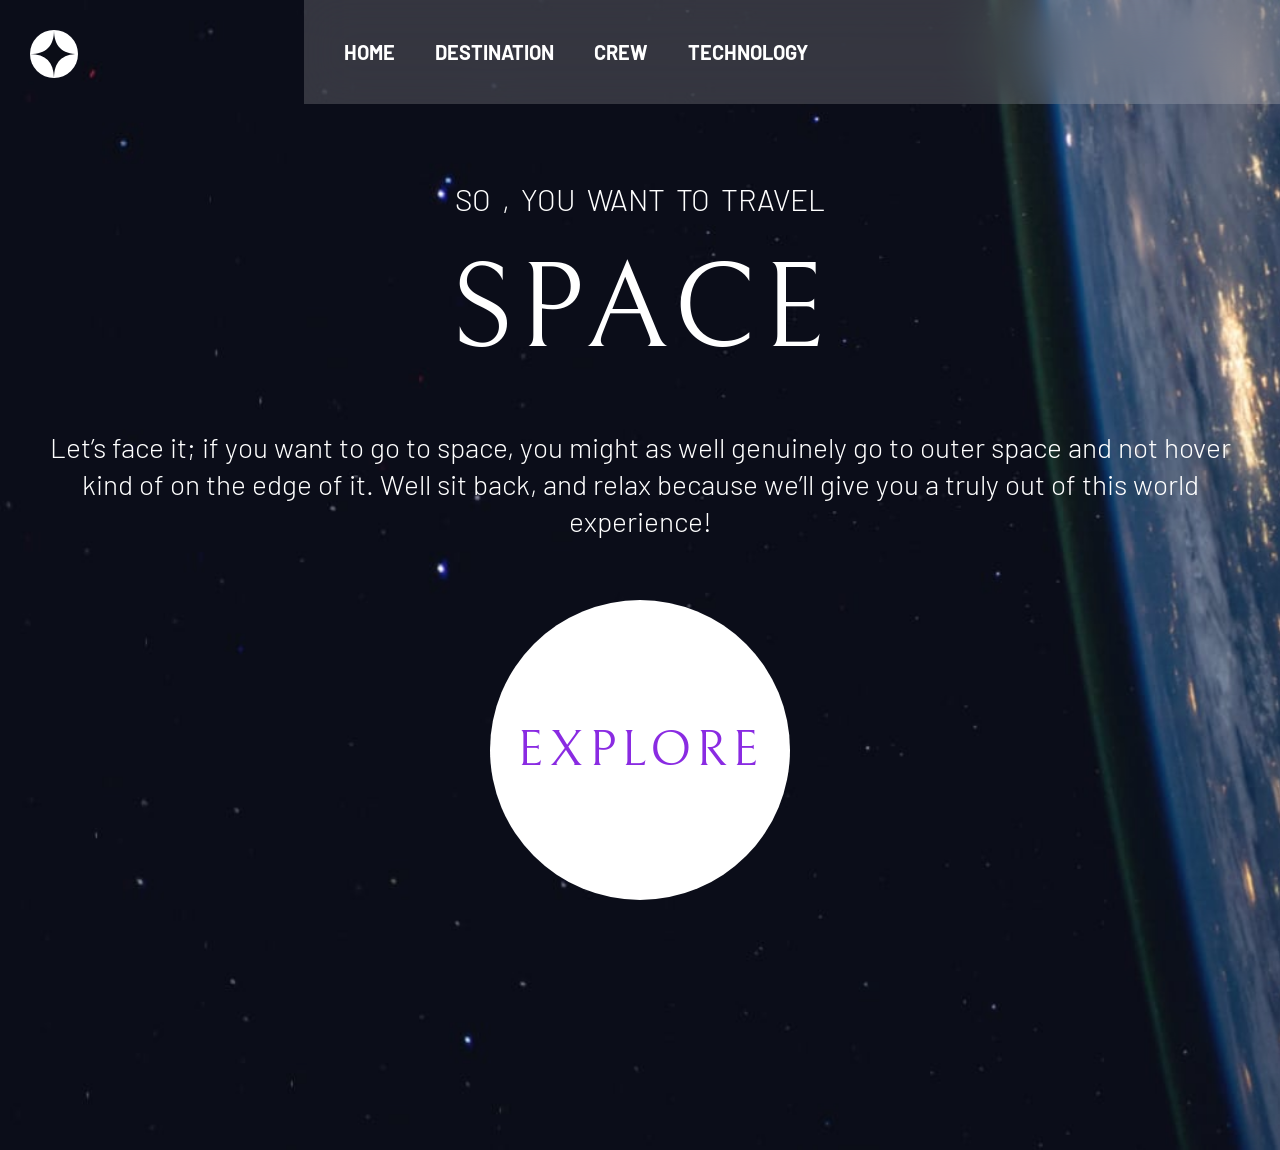
<file: index.html>
<!DOCTYPE html>
<html lang="en">
<head>
  <meta charset="UTF-8">
  <meta name="viewport" content="width=device-width, initial-scale=1.0">

  <link rel="icon" type="image/png" sizes="32x32" href="./assets/favicon-32x32.png">
  <link rel="stylesheet" href="style.css">
  
  <title>  Space tourism website</title>
</head>
<body>
  <header>
    <div class="left-header">
      <img src="assets/shared/logo.svg" alt="">
    </div>
    
    <div class="right-header">
      <button id="openBtn">
        <img src="assets/shared/icon-hamburger.svg" alt="" id="openMenu">
      </button>
      <div id="parentMenu">
        <div id="childMenu">
          <button id="closeBtn">
            <img src="assets/shared/icon-close.svg" alt="" id="closeMenu">
          </button>
          <ul>
           <a href="/starter-code/index.html"> <li> <span>00</span>HOME</li> </a>
           <a href="destination-moon.html"> <li> <span>01</span>DESTINATION</li> </a>
           <a href="/starter-code/crew-commander.html"><li> <span>02</span>CREW </li> </a>
           <a href="/starter-code/technology-vehicle.html"> <li> <span>03</span>TECHNOLOGY</li> </a>
          </ul>
        </div>
      </div>
    </div>
    <div id="header-tablet">
      <ul>
           <a href="/starter-code/index.html"> <li><span>00</span>HOME</li> </a>
           <a href="destination-moon.html"> <li><span>01</span> DESTINATION</li> </a>
           <a href="/starter-code/crew-commander.html"><li><span>02</span>CREW </li> </a>
           <a href="/starter-code/technology-vehicle.html"> <li><span>03</span>TECHNOLOGY</li> </a>
          </ul>
    </div>
  </header>
  <main>
    <div class="main-texts">
      <h2>
        SO , YOU WANT TO TRAVEL
      </h2>
      <h1 id="space-txt">SPACE</h1>
      <h4>
        Let’s face it; if you want to go to space, you might as well genuinely go to 
        outer space and not hover kind of on the edge of it. Well sit back, and relax 
        because we’ll give you a truly out of this world experience!
      </h4>
    </div>

    <div class="anchor-tag">
     <a href="destination-moon.html"><h1>EXPLORE</h1></a>
    </div>
  </main>
  <script src="index-main.js"></script>
</body>
</html>
</file>
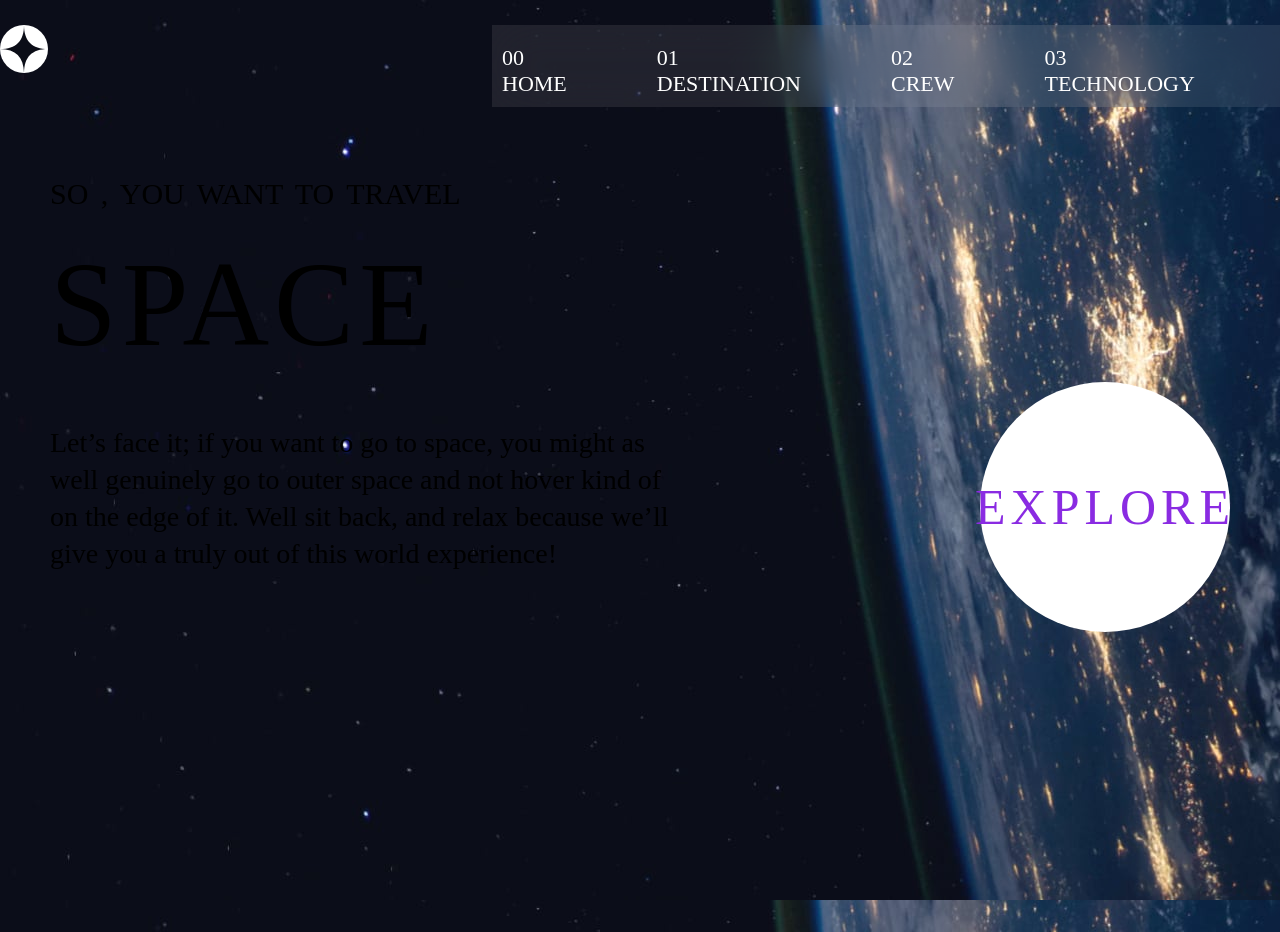
<file: starter-code/index.html>
<!DOCTYPE html>
<html lang="en">
<head>
  <meta charset="UTF-8">
  <meta name="viewport" content="width=device-width, initial-scale=1.0">

  <link rel="icon" type="image/png" sizes="32x32" href="./assets/favicon-32x32.png">
  <link rel="stylesheet" href="style.css">
  
  <title>  Space tourism website</title>
</head>
<body>
  <header>
    <div class="left-header">
      <img src="assets/shared/logo.svg" alt="">
    </div>
    
    <div class="right-header">
      <button id="openBtn">
        <img src="assets/shared/icon-hamburger.svg" alt="" id="openMenu">
      </button>
      <div id="parentMenu">
        <div id="childMenu">
          <button id="closeBtn">
            <img src="assets/shared/icon-close.svg" alt="" id="closeMenu">
          </button>
          <ul>
           <a href="/starter-code/index.html"> <li> <span>00</span>HOME</li> </a>
           <a href="/starter-code/destination-moon.html"> <li> <span>01</span>DESTINATION</li> </a>
           <a href="/starter-code/crew-commander.html"><li> <span>02</span>CREW </li> </a>
           <a href="/starter-code/technology-vehicle.html"> <li> <span>03</span>TECHNOLOGY</li> </a>
          </ul>
        </div>
      </div>
    </div>
    <div id="header-tablet">
      <ul>
           <a href="/starter-code/index.html"> <li><span>00</span>HOME</li> </a>
           <a href="/destination-moon.html"><li><span>01</span> DESTINATION</li> </a>
           <a href="/starter-code/crew-commander.html"><li><span>02</span>CREW </li> </a>
           <a href="/starter-code/technology-vehicle.html"> <li><span>03</span>TECHNOLOGY</li> </a>
          </ul>
    </div>
    <div id="header-desktop">
       <ul>
        
           <a href="/starter-code/index.html"> <li><span>00</span>HOME</li> </a>
           <a href="destination-moon.html"><li><span>01</span>DESTINATION</li></a>
           <a href="/crew-commander.html"><li><span>02</span>CREW </li> </a>
           <a href="/technology-vehicle.html"> <li><span>03</span>TECHNOLOGY</li> </a>
          </ul>
    </div>
  </header>
  <main>
    <div class="main-texts">
      <h2>
        SO , YOU WANT TO TRAVEL
      </h2>
      <h1 id="space-txt">SPACE</h1>
      <h4>
        Let’s face it; if you want to go to space, you might as well genuinely go to 
        outer space and not hover kind of on the edge of it. Well sit back, and relax 
        because we’ll give you a truly out of this world experience!
      </h4>
    </div>

    <div class="anchor-tag">
      <a href="/destination-moon.html"><h1>EXPLORE</h1></a>
    </div>
  </main>
  <script src="index-main.js"></script>
</body>
</html>
</file>
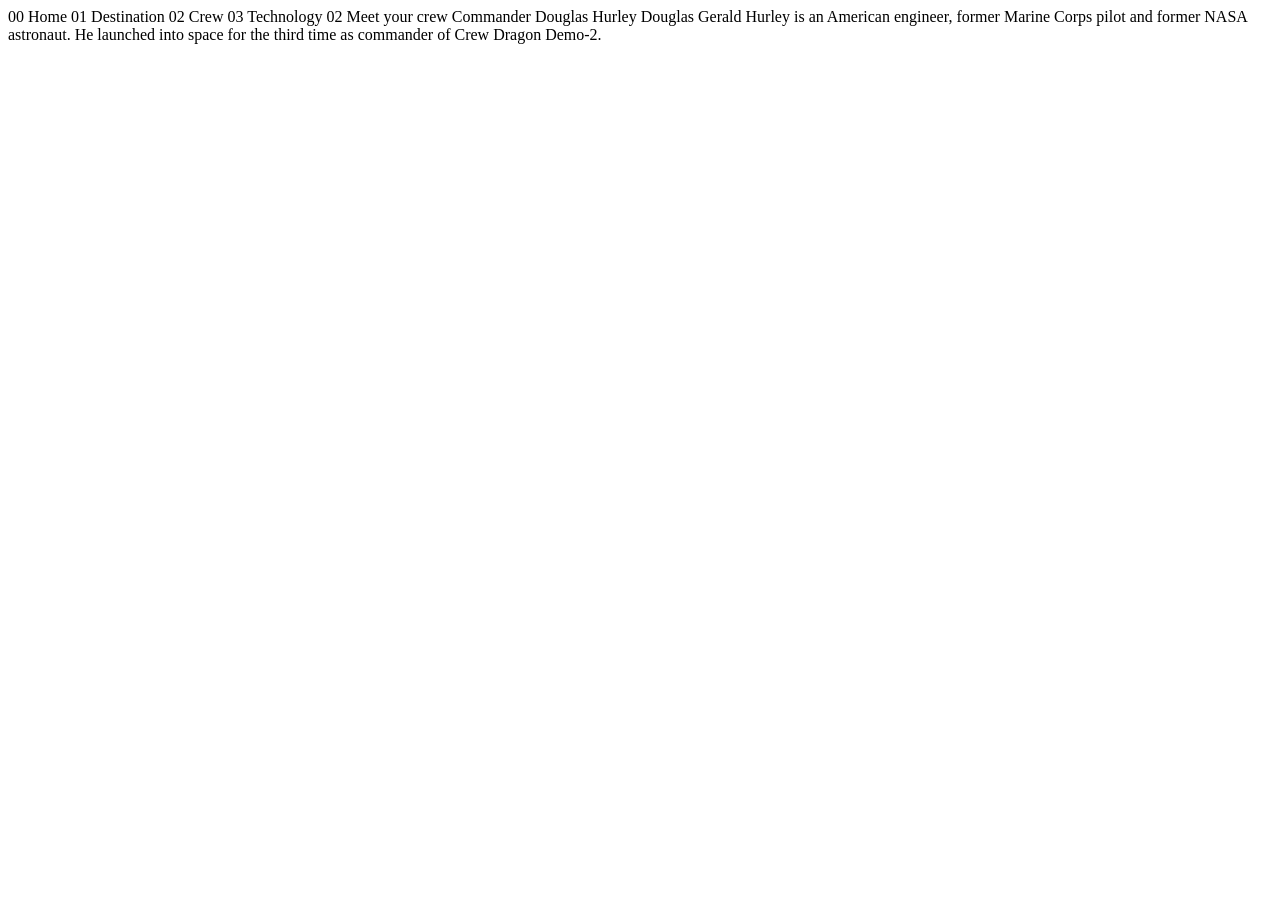
<file: crew-commander.html>
<!DOCTYPE html>
<html lang="en">
<head>
  <meta charset="UTF-8">
  <meta name="viewport" content="width=device-width, initial-scale=1.0">

  <link rel="icon" type="image/png" sizes="32x32" href="./assets/favicon-32x32.png">
  
  <title>Frontend Mentor | Space tourism website</title>
</head>
<body>

  00 Home
  01 Destination
  02 Crew
  03 Technology

  02 Meet your crew

  Commander
  Douglas Hurley

  Douglas Gerald Hurley is an American engineer, former Marine Corps pilot 
  and former NASA astronaut. He launched into space for the third time as 
  commander of Crew Dragon Demo-2.
</body>
</html>
</file>
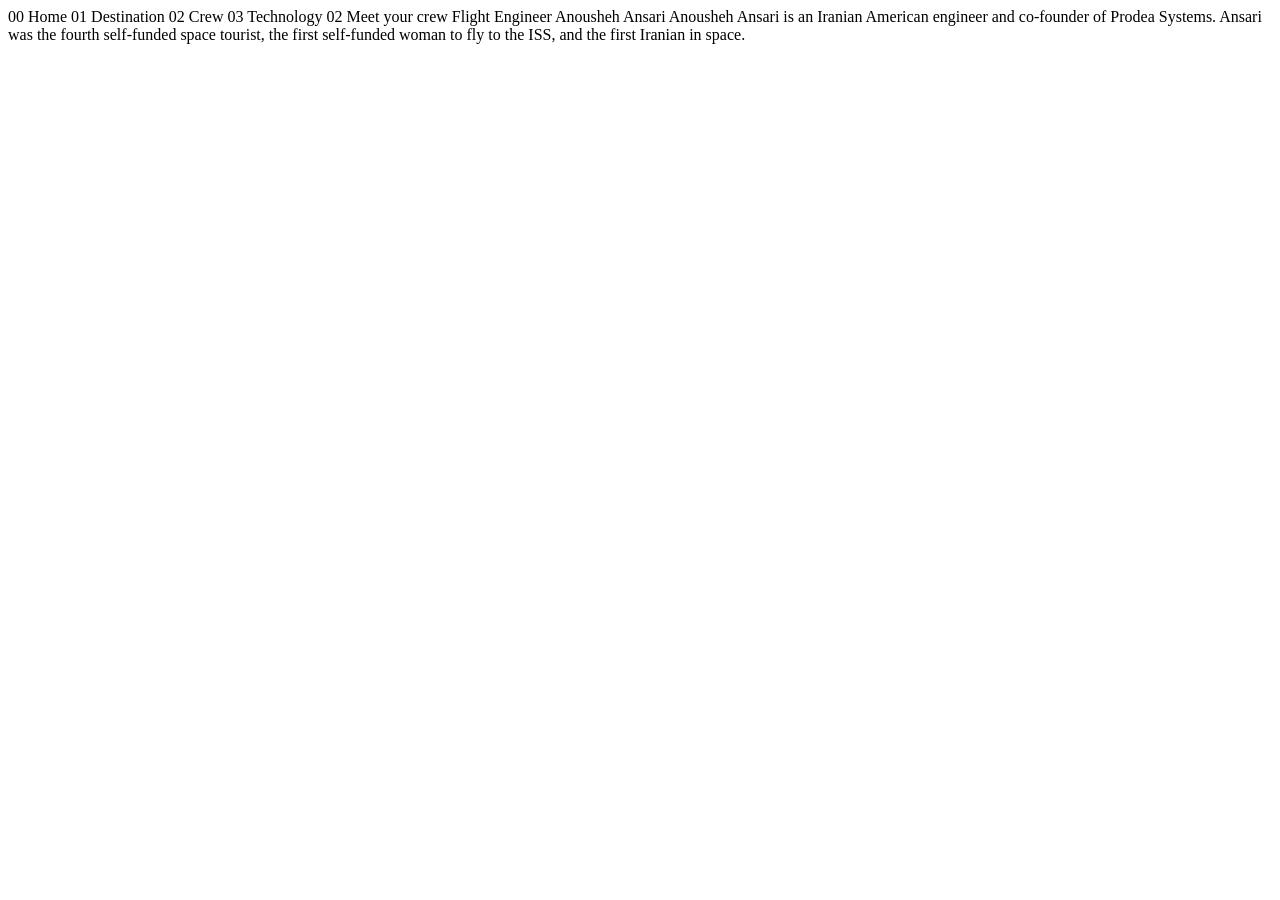
<file: crew-engineer.html>
<!DOCTYPE html>
<html lang="en">
<head>
  <meta charset="UTF-8">
  <meta name="viewport" content="width=device-width, initial-scale=1.0">

  <link rel="icon" type="image/png" sizes="32x32" href="./assets/favicon-32x32.png">
  
  <title>Frontend Mentor | Space tourism website</title>
</head>
<body>

  00 Home
  01 Destination
  02 Crew
  03 Technology

  02 Meet your crew

  Flight Engineer
  Anousheh Ansari

  Anousheh Ansari is an Iranian American engineer and co-founder of Prodea Systems. 
  Ansari was the fourth self-funded space tourist, the first self-funded woman to 
  fly to the ISS, and the first Iranian in space. 
</body>
</html>
</file>
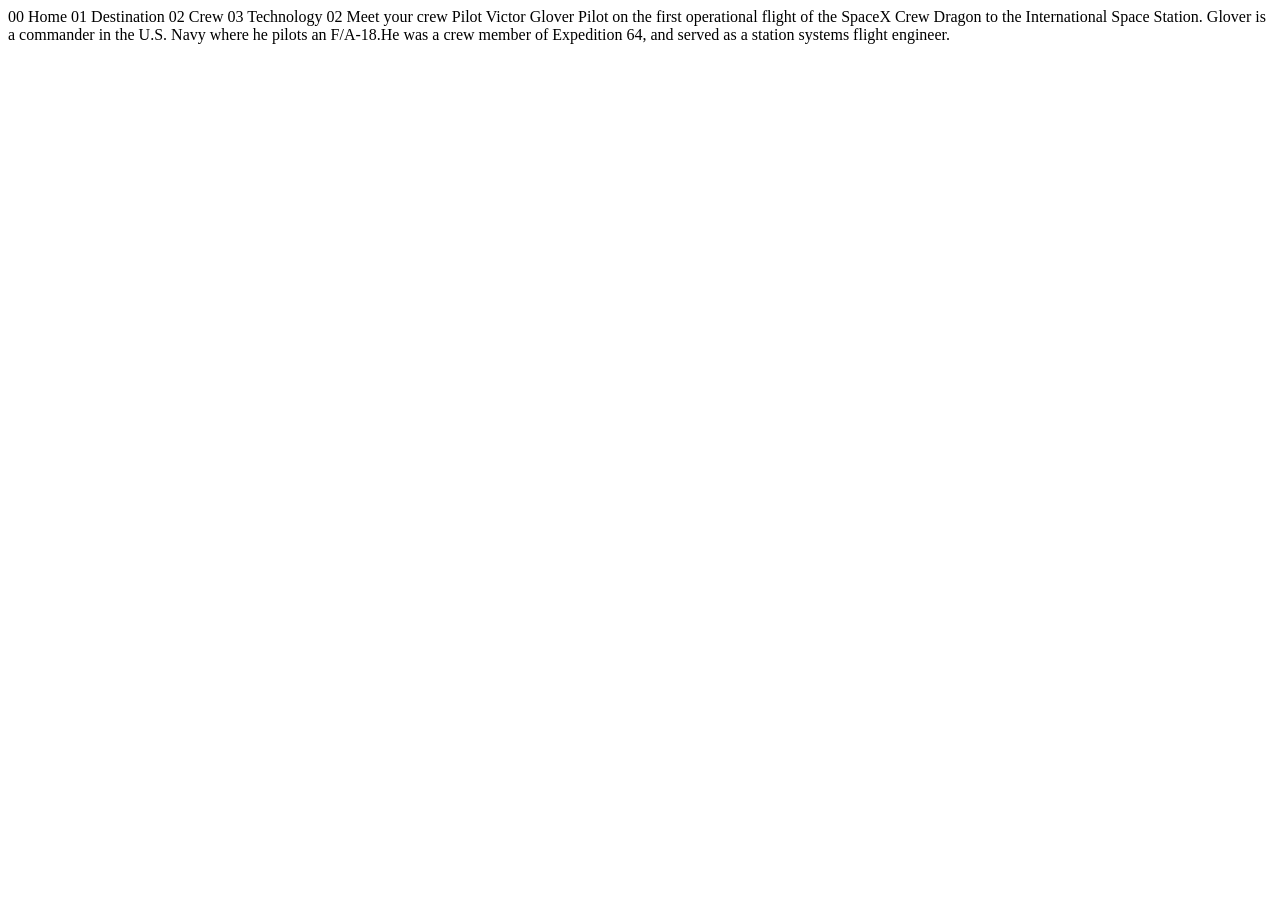
<file: crew-pilot.html>
<!DOCTYPE html>
<html lang="en">
<head>
  <meta charset="UTF-8">
  <meta name="viewport" content="width=device-width, initial-scale=1.0">

  <link rel="icon" type="image/png" sizes="32x32" href="./assets/favicon-32x32.png">
  
  <title>Frontend Mentor | Space tourism website</title>
</head>
<body>

  00 Home
  01 Destination
  02 Crew
  03 Technology

  02 Meet your crew

  Pilot
  Victor Glover

  Pilot on the first operational flight of the SpaceX Crew Dragon to the 
  International Space Station. Glover is a commander in the U.S. Navy where 
  he pilots an F/A-18.He was a crew member of Expedition 64, and served as a 
  station systems flight engineer. 
</body>
</html>
</file>
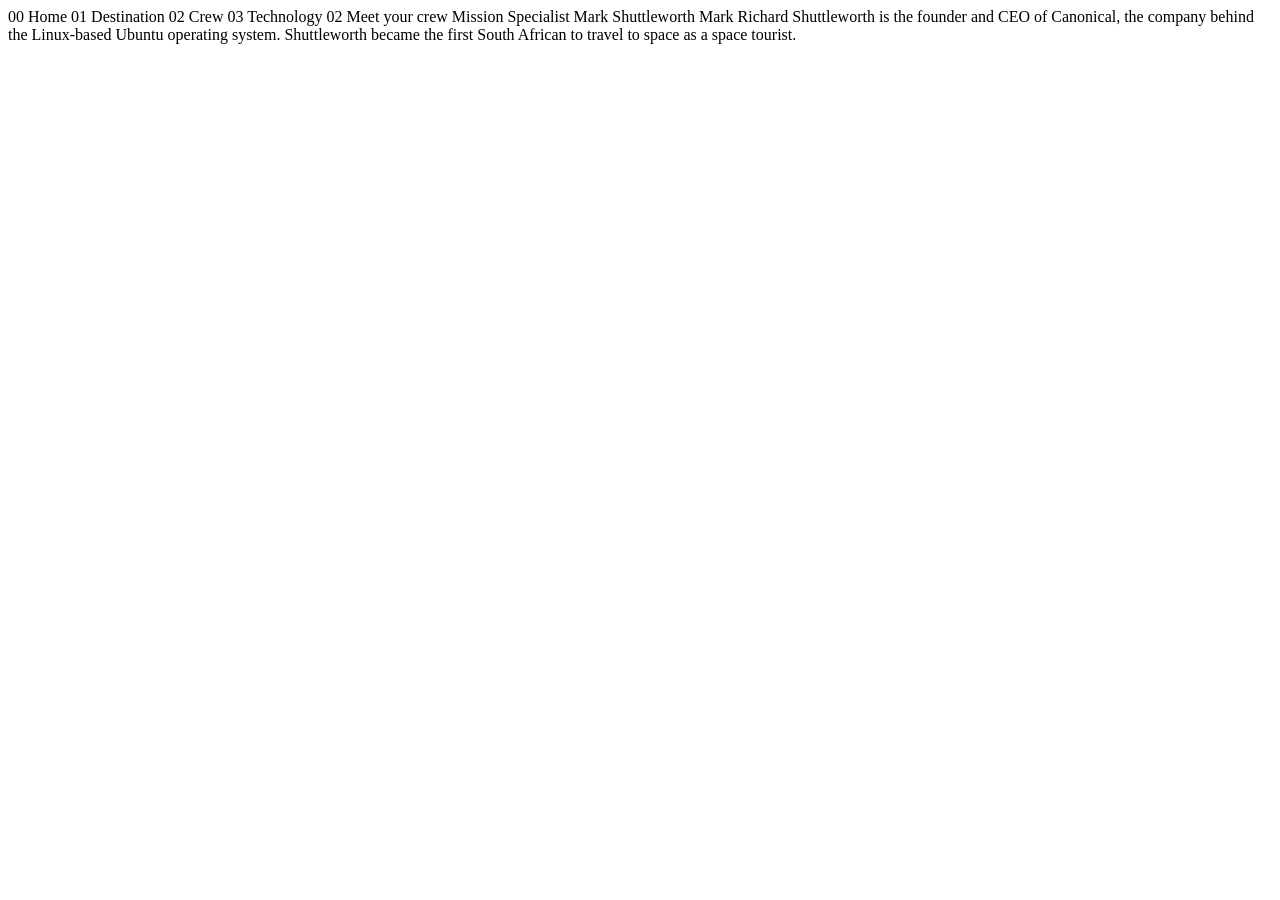
<file: crew-specialist.html>
<!DOCTYPE html>
<html lang="en">
<head>
  <meta charset="UTF-8">
  <meta name="viewport" content="width=device-width, initial-scale=1.0">

  <link rel="icon" type="image/png" sizes="32x32" href="./assets/favicon-32x32.png">
  
  <title>Frontend Mentor | Space tourism website</title>
</head>
<body>

  00 Home
  01 Destination
  02 Crew
  03 Technology

  02 Meet your crew

  Mission Specialist
  Mark Shuttleworth

  Mark Richard Shuttleworth is the founder and CEO of Canonical, the company behind 
  the Linux-based Ubuntu operating system. Shuttleworth became the first South 
  African to travel to space as a space tourist.
</body>
</html>
</file>
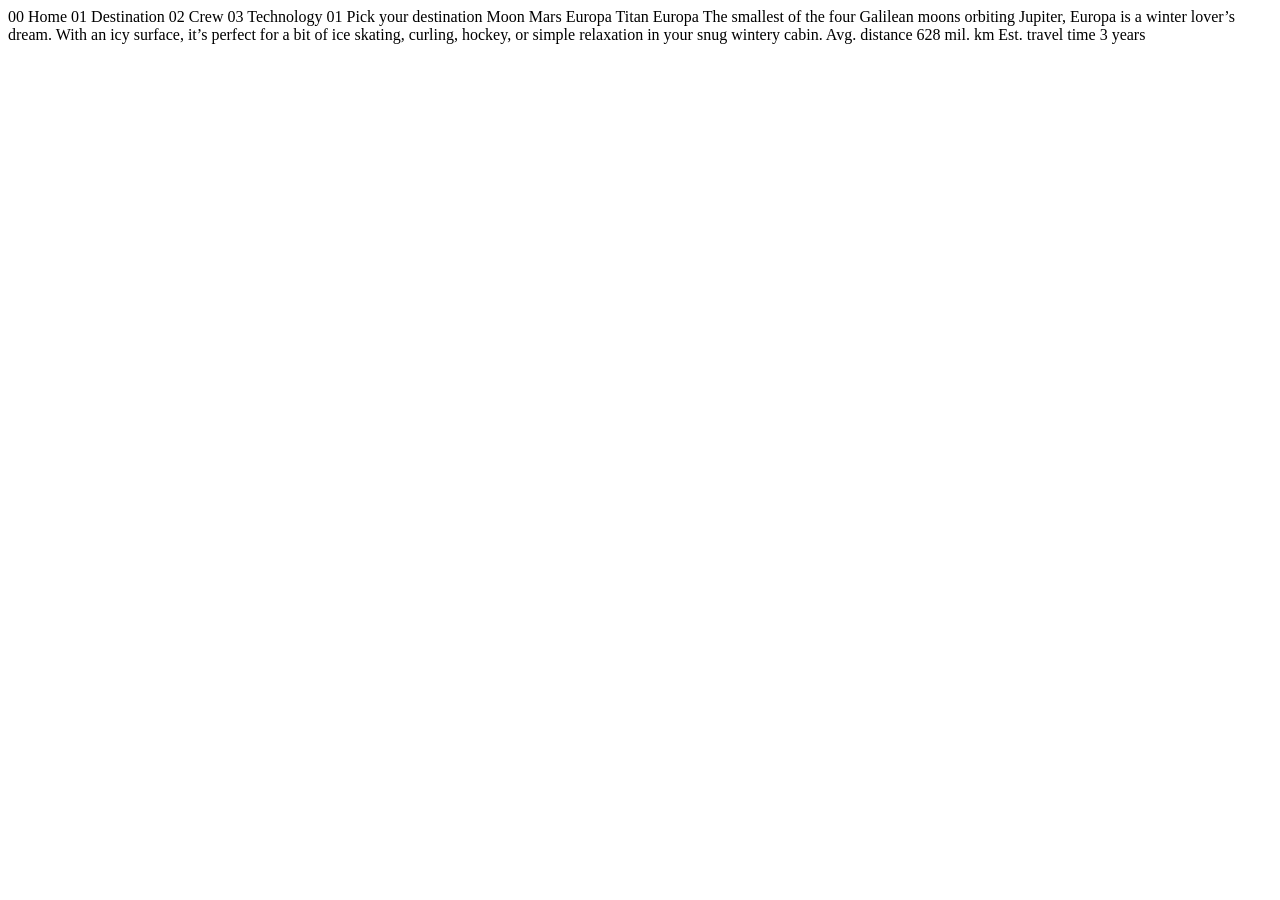
<file: destination-europa.html>
<!DOCTYPE html>
<html lang="en">
<head>
  <meta charset="UTF-8">
  <meta name="viewport" content="width=device-width, initial-scale=1.0">

  <link rel="icon" type="image/png" sizes="32x32" href="./assets/favicon-32x32.png">
  
  <title>Frontend Mentor | Space tourism website</title>
</head>
<body>

  00 Home
  01 Destination
  02 Crew
  03 Technology

  01 Pick your destination

  Moon
  Mars
  Europa
  Titan

  Europa

  The smallest of the four Galilean moons orbiting Jupiter, Europa is a 
  winter lover’s dream. With an icy surface, it’s perfect for a bit of 
  ice skating, curling, hockey, or simple relaxation in your snug 
  wintery cabin.

  Avg. distance
  628 mil. km

  Est. travel time
  3 years
</body>
</html>
</file>
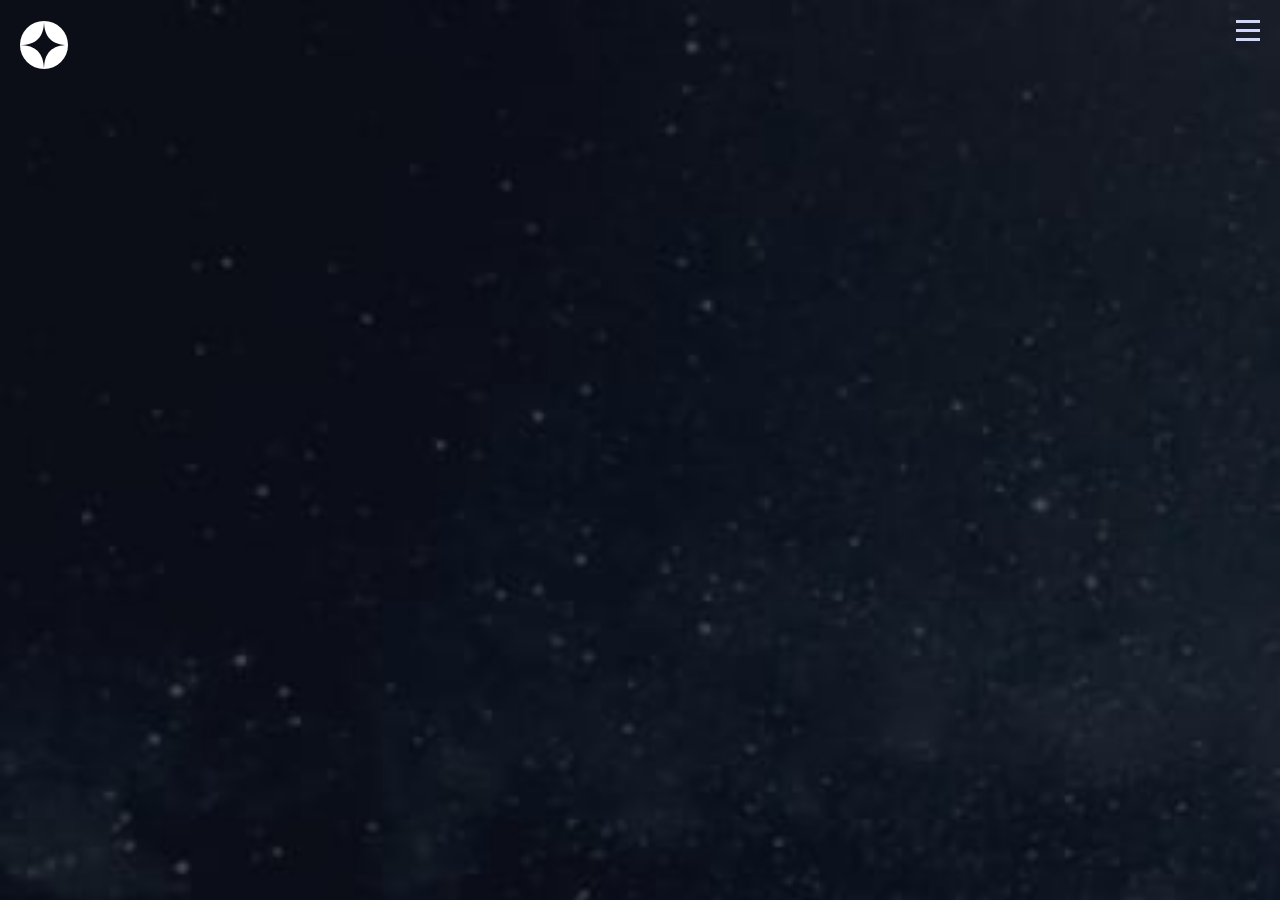
<file: destination-mars.html>
<!DOCTYPE html>
<html lang="en">
<head>
  <meta charset="UTF-8">
  <meta name="viewport" content="width=device-width, initial-scale=1.0">
  <link rel="stylesheet" href="destination-mars.css">
  <link rel="icon" type="image/png" sizes="32x32" href="./assets/favicon-32x32.png">
  
  <title>Frontend Mentor | Space tourism website</title>
</head>
<body>
  <header>
    <div class="left-header">
      <img src="assets/shared/logo.svg" alt="">
    </div>

    <div class="right-header">
      <button id="openBtn">
        <img src="assets/shared/icon-hamburger.svg" alt="" id="openMenu">
      </button>
      <div id="parent-menu">
        <div id="child-menu">
          <button>
            <img src="assets/shared/icon-close.svg" alt="" id="closeBtn">
          </button>
          <ul>
            <li><a href="index.html"><span>00</span>HOME</a></li>
            <li><a href="destination-moon.html"><span>01</span>DESTINATION</a></li>
            <li><a href="crew-commander.html"><span>02</span>CREW</a></li>
            <li><a href="technology-vehicle.html"><span>03</span>TECHNOLOGY</a></li>
          </ul>
        </div>
      </div>
    </div>
  </header>
<!-- 
  00 Home
  01 Destination
  02 Crew
  03 Technology

  01 Pick your destination

  Moon
  Mars
  Europa
  Titan

  Mars

  Don’t forget to pack your hiking boots. You’ll need them to tackle Olympus Mons, 
  the tallest planetary mountain in our solar system. It’s two and a half times 
  the size of Everest!
  ]

  Avg. distance
  225 mil. km

  Est. travel time
  9 months -->
  <script src="mars.js"></script>
</body>
</html>
</file>
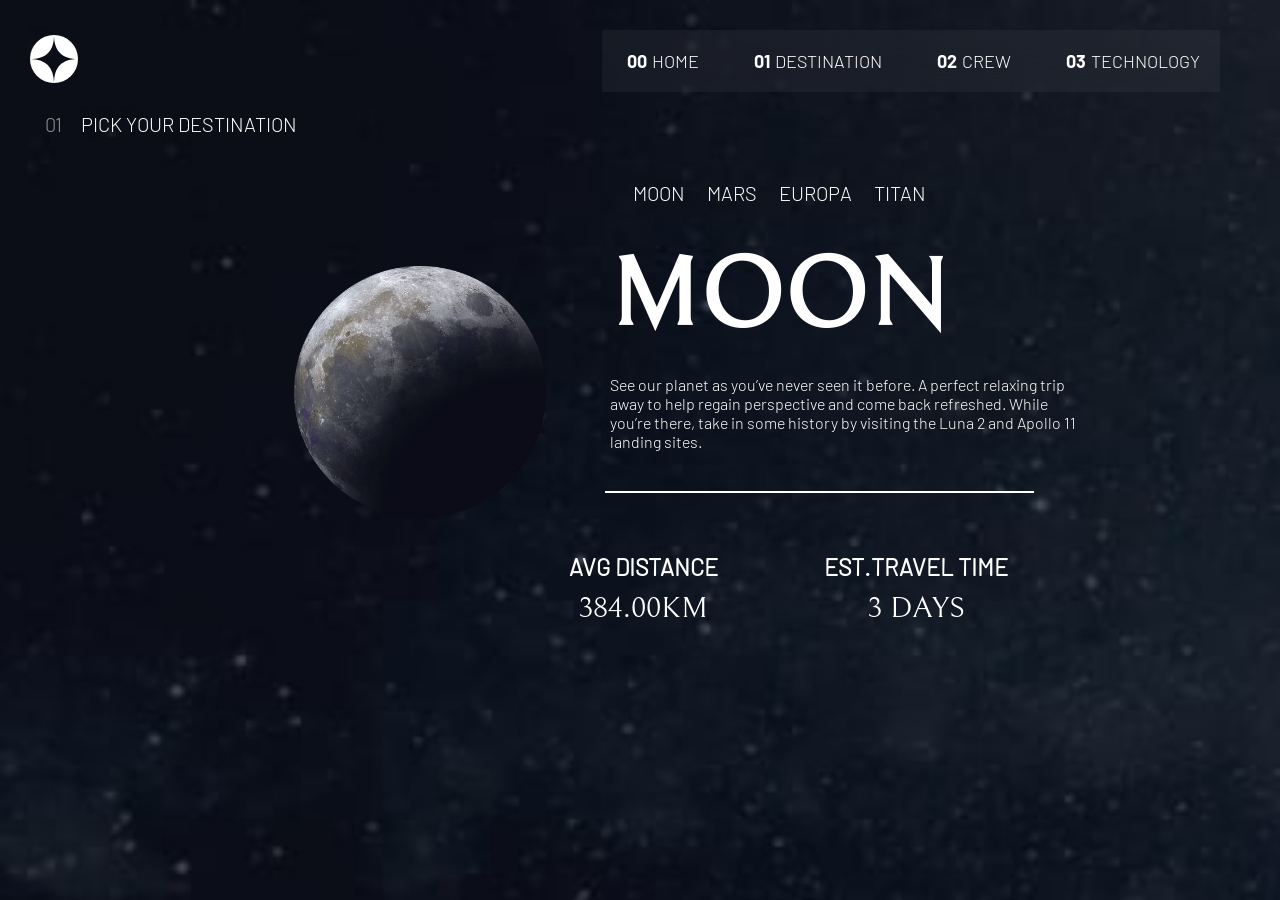
<file: destination-moon.html>
<!DOCTYPE html>
<html lang="en">
<head>
  <meta charset="UTF-8">
  <meta name="viewport" content="width=device-width, initial-scale=1.0">
  <link rel="icon" type="image/png" sizes="32x32" href="./assets/favicon-32x32.png">
  <link rel="stylesheet" href="destination-moon.css">
  <title> Space tourism website</title>
</head>
<body>
  <header>
    <div class="left-header">
      <img src="assets/shared/logo.svg" alt="">
    </div>

    <div class="right-header">
      <button id="openBtn">
        <img src="assets/shared/icon-hamburger.svg" alt="">
      </button>
      <div id="parentMenu">
        <div id="childMenu">
          <button id="closeBtn">
            <img src="assets/shared/icon-close.svg" alt="">
          </button>
          <ul>
          <a href="index.html"><li><span>00</span>HOME</li></a>
          <a href="destination-moon.html"><li><span>01</span>DESTINATION</li></a>
          <a href="crew-commander.html"><li><span>02</span>CREW</li></a>
          <a href="technology-vehicle.html"><li><span>03</span>TECHNOLOGY</li></a>
          </ul>
          
        </div>
      </div>
    </div>
    <div class="tablet-header">
      <ul>
        <a href="index.html"><li>HOME</li></a>
          <a href="destination-moon.html"><li>DESTINATION</li></a>
          <a href="crew-commander.html"><li>CREW</li></a>
          <a href="technology-vehicle.html"><li>TECHNOLOGY</li></a>
      </ul>
    </div>
    <div class="desktop-header">
      <ul>
          <ul>
          <a href="index.html"><li><span>00</span>HOME</li></a>
          <a href="destination-moon.html"><li><span>01</span>DESTINATION</li></a>
          <a href="crew-commander.html"><li><span>02</span>CREW</li></a>
          <a href="technology-vehicle.html"><li><span>03</span>TECHNOLOGY</li></a>
          </ul>
      </ul>
    </div>
  </header>
  <div id="destination-text">
    <span id="dest-talk">01</span> PICK YOUR DESTINATION 
  </div>
  <main>
    <div class="image-container">
      <img src="assets/destination/image-moon.webp" alt="" >
    </div>
    <div class="main-text-container">
      <ul>
        <a href="destination-moon.html"><li>MOON</li></a>
        <a href="destination-mars.html"><li>MARS</li></a>
        <a href="destination-europa.html"><li>EUROPA</li></a>
        <a href="destination-titan.html"><li>TITAN</li></a>
      </ul>
      <h1 id="moon-head">MOON</h1>
              <h4>
           See our planet as you’ve never seen it before. A perfect relaxing trip away to help 
          regain perspective and come back refreshed. While you’re there, take in some history 
          by visiting the Luna 2 and Apollo 11 landing sites.
          
        </h4>
        <p id="paragraph">
           See our planet as you’ve never seen it before. A perfect relaxing trip away to help 
          regain perspective and come back refreshed. While you’re there, take in some history 
          by visiting the Luna 2 and Apollo 11 landing sites.
          
        </p>
       
        <div class="border"></div>
        <div class="grid-container">

          
          <div class="grid1">
            <h3>AVG DISTANCE</h3>
            <span>384.00KM</span>
          </div>
          <div class="grid2">
            <h3>
              EST.TRAVEL TIME
            </h3>
            <span>3 DAYS</span>
          </div>
          
        </div>
    </div>
  </main>
  <script src="destination-moon.js"></script>
</body>
</html>
</file>
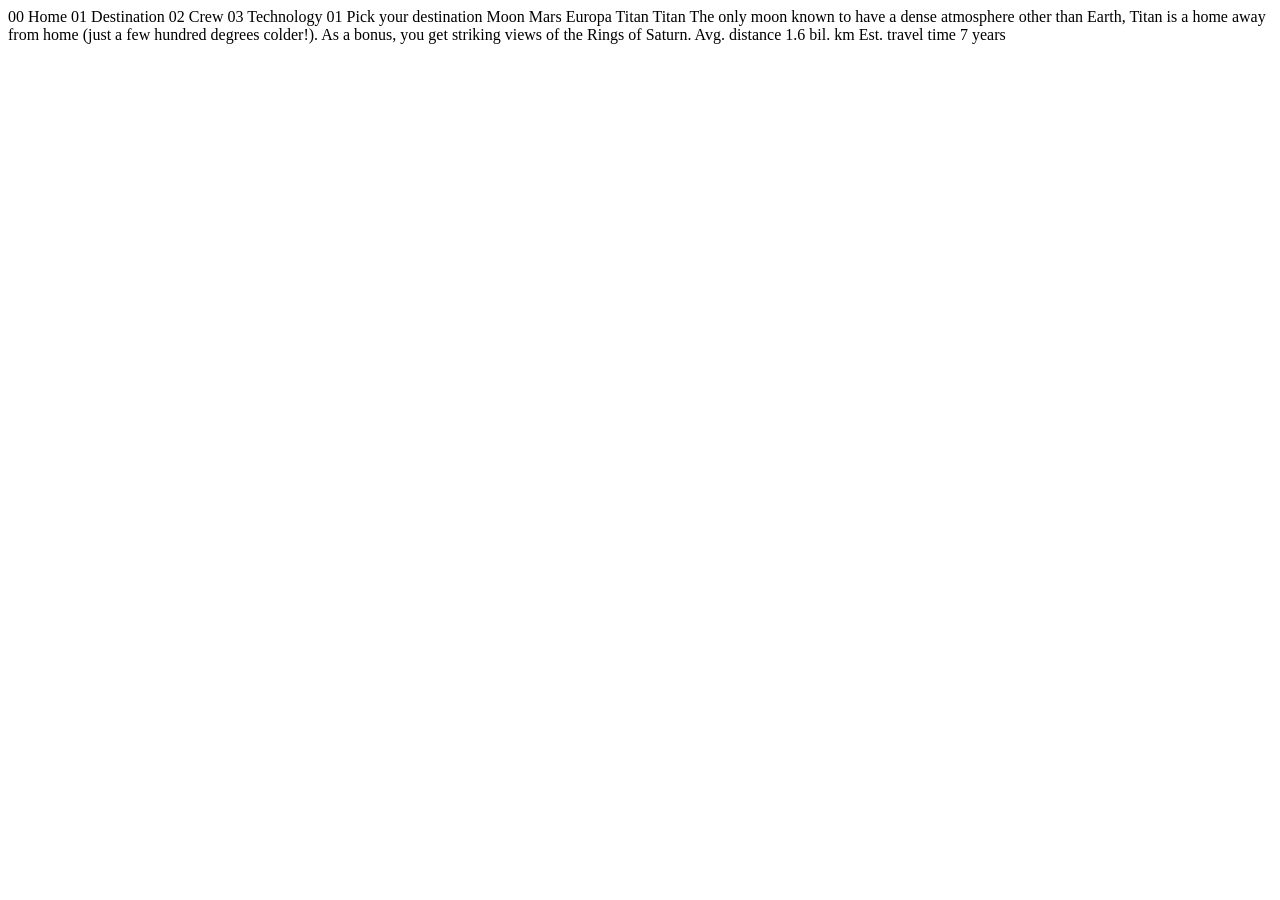
<file: destination-titan.html>
<!DOCTYPE html>
<html lang="en">
<head>
  <meta charset="UTF-8">
  <meta name="viewport" content="width=device-width, initial-scale=1.0">

  <link rel="icon" type="image/png" sizes="32x32" href="./assets/favicon-32x32.png">
  
  <title>Frontend Mentor | Space tourism website</title>
</head>
<body>

  00 Home
  01 Destination
  02 Crew
  03 Technology

  01 Pick your destination

  Moon
  Mars
  Europa
  Titan

  Titan

  The only moon known to have a dense atmosphere other than Earth, Titan 
  is a home away from home (just a few hundred degrees colder!). As a 
  bonus, you get striking views of the Rings of Saturn.

  Avg. distance
  1.6 bil. km

  Est. travel time
  7 years
</body>
</html>
</file>
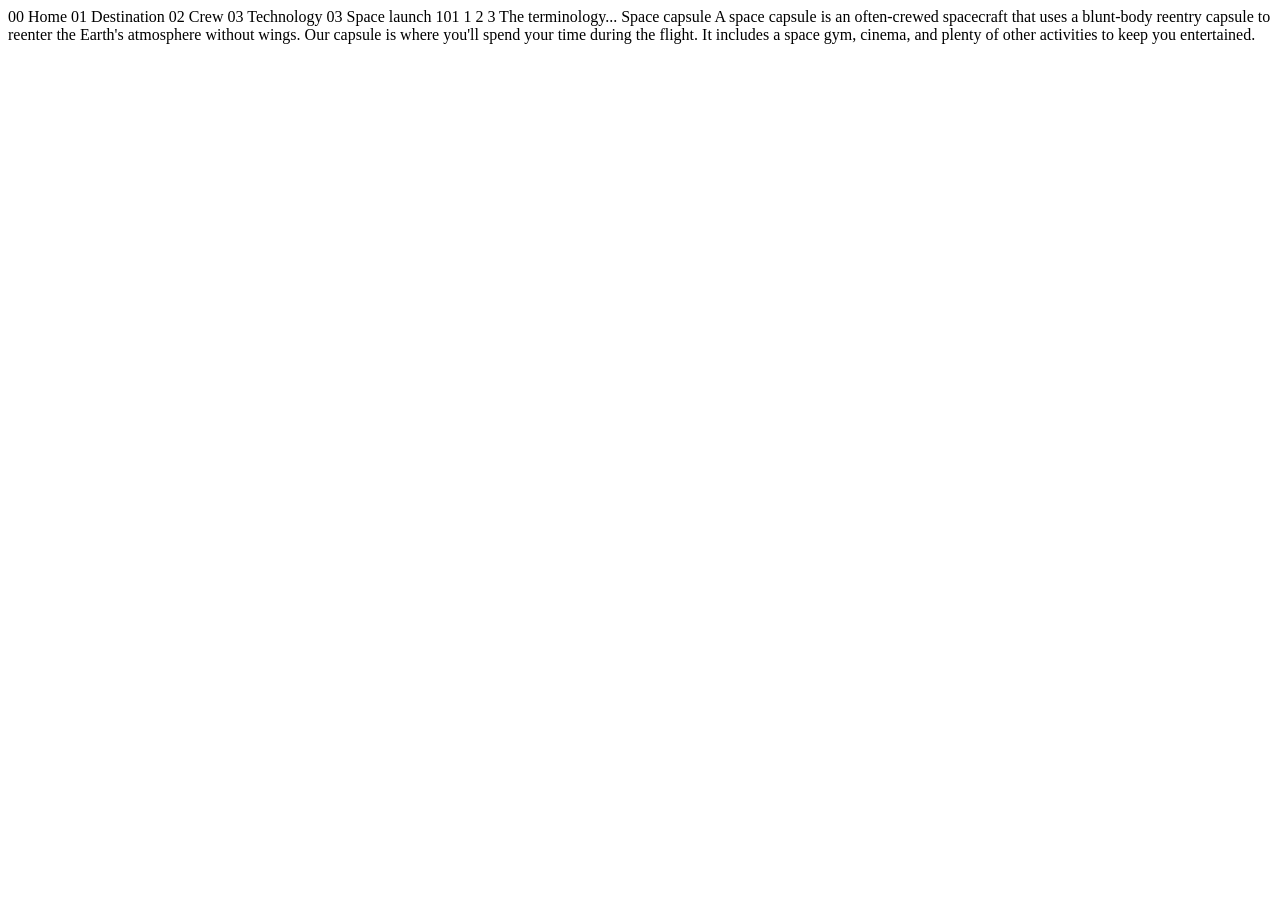
<file: technology-capsule.html>
<!DOCTYPE html>
<html lang="en">
<head>
  <meta charset="UTF-8">
  <meta name="viewport" content="width=device-width, initial-scale=1.0">

  <link rel="icon" type="image/png" sizes="32x32" href="./assets/favicon-32x32.png">
  
  <title>Frontend Mentor | Space tourism website</title>
</head>
<body>

  00 Home
  01 Destination
  02 Crew
  03 Technology

  03 Space launch 101

  1
  2
  3

  The terminology...
  Space capsule

  A space capsule is an often-crewed spacecraft that uses a blunt-body reentry 
  capsule to reenter the Earth's atmosphere without wings. Our capsule is where 
  you'll spend your time during the flight. It includes a space gym, cinema, 
  and plenty of other activities to keep you entertained.
</body>
</html>
</file>
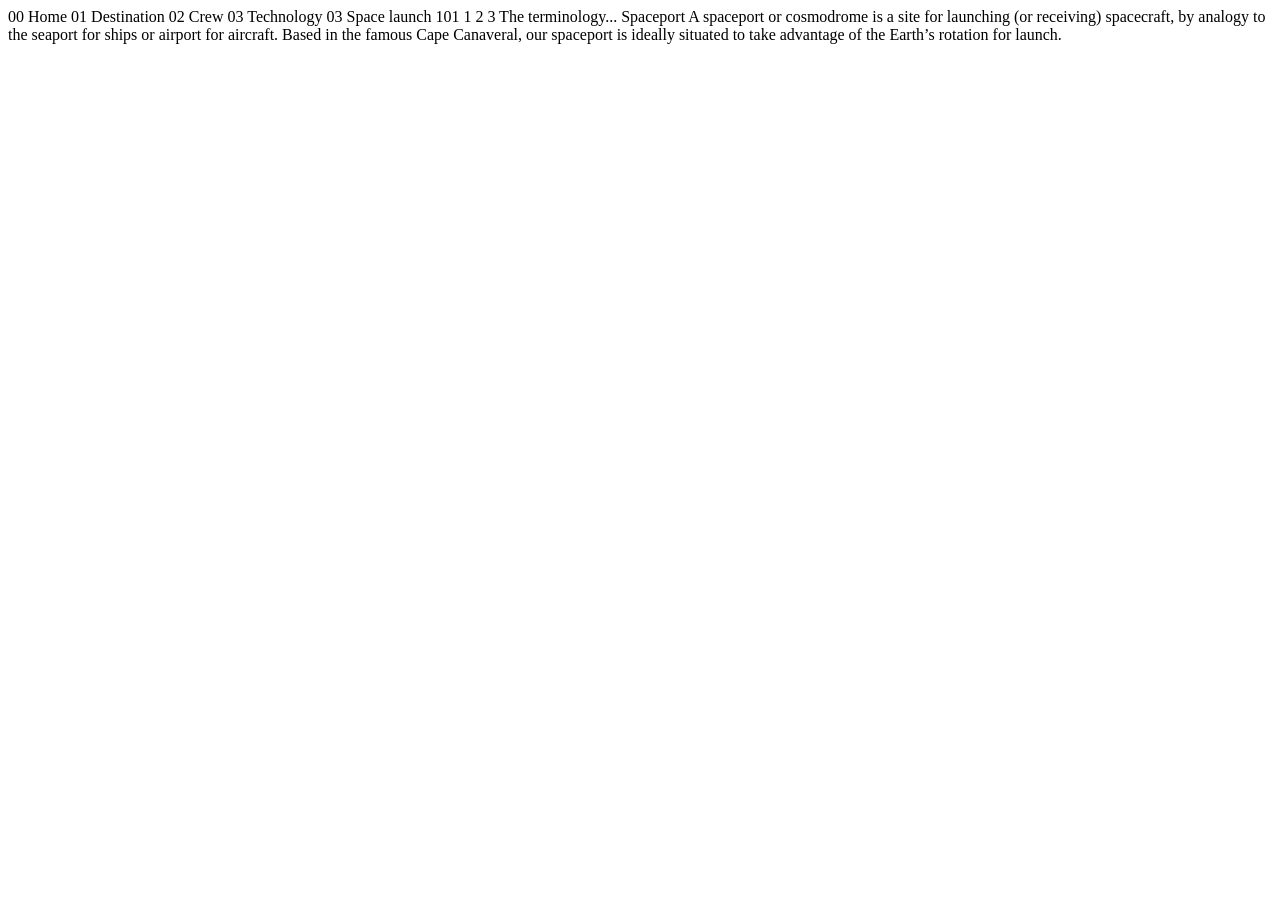
<file: technology-spaceport.html>
<!DOCTYPE html>
<html lang="en">
<head>
  <meta charset="UTF-8">
  <meta name="viewport" content="width=device-width, initial-scale=1.0">

  <link rel="icon" type="image/png" sizes="32x32" href="./assets/favicon-32x32.png">
  
  <title>Frontend Mentor | Space tourism website</title>
</head>
<body>

  00 Home
  01 Destination
  02 Crew
  03 Technology

  03 Space launch 101

  1
  2
  3

  The terminology...
  Spaceport

  A spaceport or cosmodrome is a site for launching (or receiving) spacecraft, 
  by analogy to the seaport for ships or airport for aircraft. Based in the 
  famous Cape Canaveral, our spaceport is ideally situated to take advantage 
  of the Earth’s rotation for launch.
</body>
</html>
</file>
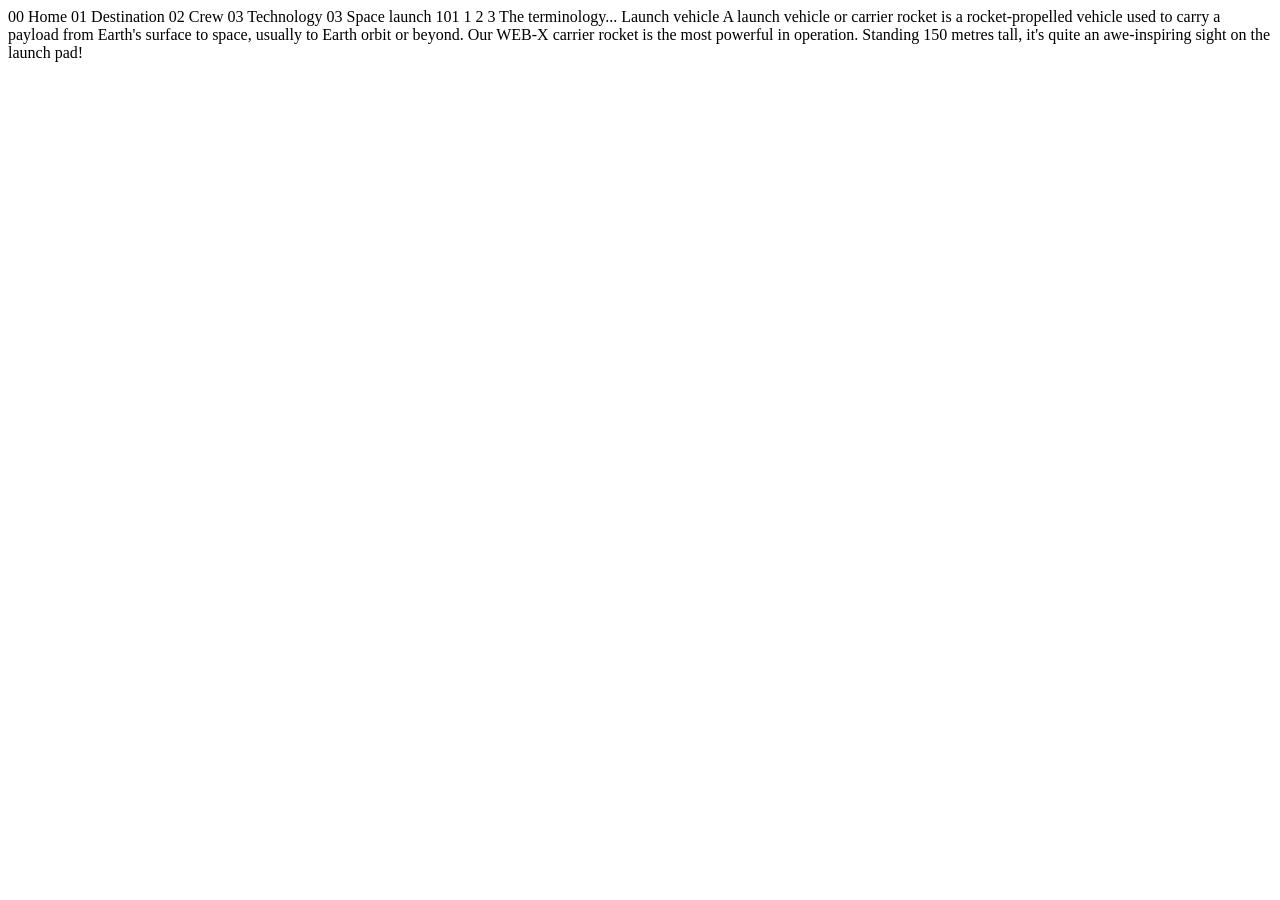
<file: technology-vehicle.html>
<!DOCTYPE html>
<html lang="en">
<head>
  <meta charset="UTF-8">
  <meta name="viewport" content="width=device-width, initial-scale=1.0">

  <link rel="icon" type="image/png" sizes="32x32" href="./assets/favicon-32x32.png">
  
  <title>Frontend Mentor | Space tourism website</title>
</head>
<body>

  00 Home
  01 Destination
  02 Crew
  03 Technology

  03 Space launch 101

  1
  2
  3

  The terminology...
  Launch vehicle

  A launch vehicle or carrier rocket is a rocket-propelled vehicle used to carry a 
  payload from Earth's surface to space, usually to Earth orbit or beyond. Our 
  WEB-X carrier rocket is the most powerful in operation. Standing 150 metres tall, 
  it's quite an awe-inspiring sight on the launch pad!
</body>
</html>
</file>
<file: style.css>
* {
    padding: 0;
    margin: 0;
    scroll-behavior: smooth;

}
@font-face {
    font-family:Great1 ;
    src: url(/fonts/Barlow-Bold.ttf);
}
@font-face {
    font-family: Great2;
    src: url(/fonts/Bellefair-Regular.ttf);
}
@font-face {
    font-family: Great3;
    src: url(/fonts/Barlow-Light.ttf);
}
body {
    background-image: url(/starter-code/assets/home/background-home-mobile.jpg);
    background-size: cover;
    background-repeat: no-repeat;
    color: white;
    font-family: Great1;
    padding: 30px;
}
header {
    display: flex;
    align-items: center;
    justify-content: space-between;
    margin-bottom: 100px;   
}
.right-header {
    display: flex;
    align-items: center;
    flex-direction: column;
    button {
        border: 0px solid transparent;
        background-color: transparent;
        cursor: pointer;
        #openMenu {
            width: 30px;
            margin-bottom: 10px;       
        }
    }
}
#header-tablet {
    display: none;
}
#parentMenu {
     position: fixed;
     top: 0;
     right: 0;
     width: 60%;
     z-index: 1000;
     display: none;
     height: 100vh;
     display: none;
}
#parentMenu.active {
    display: block;
}
#childMenu {   
    width: 100%;
    min-width: 200px;
    height: 100%;
    background:  #0b0d1729; 
    padding: 20px;
    backdrop-filter: blur(1.5rem);
}
#closeMenu {
    /* background: none;
    border: none;
    cursor: pointer;
    padding: 20px;
    font-size: 22px;
    font-weight: 100;
    display: block; */
}
#closeBtn {
    position: fixed;
    right: 50px;
}
#childMenu ul {
    list-style-type: none;
    margin-top: 120px;
    cursor: pointer;
    font-family: Great3;
    font-weight: 400;
    li {
        font-size: 20px;
        padding: 10px;   
    }
    span {
        padding: 0px 10px;
        font-family: Great1;
        color: rgba(255, 255, 255, 1);
    } 
    a {
        text-decoration: none;
        color: white;
    }
} 
main {
    margin-bottom: 50px;
    text-align: center;
     h2 {
        font-family: Great3;
        margin-bottom: 25px;
        font-weight: 100;
     }
     #space-txt {
        font-family: Great2;
        font-size: 70px;
        letter-spacing: 5px;
        margin-bottom: 20px;
        font-weight: 300;
     }
     h4 {
        font-family: Great3;
        font-weight: 400;
        line-height: 25px;
        font-size: 20px;
        margin-bottom: 60px;
     } 
}
.anchor-tag {
    background-color: white;
    border-radius: 999px;
    height: 200px;
    width: 200px;
   margin: 0px auto;
   display: flex;
   align-items: center;
   justify-content: center;
   a {
    text-decoration: none;
    color: blueviolet;
    
   }
   h1 {
    font-family: Great2;
    letter-spacing: 5px;
   }
}
@media (min-width:768px) {
    body {
        background-image: url(/starter-code/assets/home/background-home-tablet.jpg);
    }
    header {
        display: flex;
        align-items: center;
        justify-content: space-between;
    }
    #header-tablet {
        display: block;
        /* background-color: #0b0d1729; */
        /* background-color:rgba(0, 0, 0, 0.358); */
        background-color: rgba(255, 255, 255, 0.107);
        position: fixed;
        right: 0;
        top: 0;
        padding: 40px;
        a {
            text-decoration: none;
            list-style-type: none;
        }
        span {
            display: none;
        }
     ul {
        display: flex;
        align-items: center;
        gap: 40px;
     }
     li {
        color: white;
        font-size: 20px;
     }
    }
    #openBtn {
        display: none;
    }
    #closeBtn {
        display: none;
    }
    main {
        margin-bottom: 220px;
        h2 {
            font-size: 30px;
            word-spacing: 5px;
        }
        #space-txt {
            font-size: 120px;
            margin-bottom: 50px;
        }
        h4 {
            font-size: 28px;
            line-height: 37px;
            margin-bottom: 60px;
        }
    }
    .anchor-tag {
        height: 300px;
        width: 300px;
        h1{
            font-size: 50px;
            font-weight: 100;
        }
    }
}
@media (min-width:1028px) {
    body {
        background-image: url(assets/home/background-home-desktop.jpg);
    }
    span {
        display: block;
    }
    #header-tablet {
        width: 70%;
        background-color: rgba(255, 255, 255, 0.171);
        backdrop-filter: blur(1.5rem);   
        
    }}
</file>
<file: starter-code/style.css>
* {
    padding: 0;
    margin: 0;
    scroll-behavior: smooth;

}c
body {
    background-image: url(/starter-code/assets/home/background-home-mobile.jpg);
    background-size: cover;
    background-repeat: no-repeat;
    color: white;
    font-family: Great1;
    padding: 30px;
}
header {
    display: flex;
    align-items: center;
    justify-content: space-between;
    margin-bottom: 100px;   
}
.right-header {
    display: flex;
    align-items: center;
    flex-direction: column;
    button {
        border: 0px solid transparent;
        background-color: transparent;
        cursor: pointer;
        #openMenu {
            width: 30px;
            margin-bottom: 10px;       
        }
    }
}
#header-tablet {
    display: none;
}
#header-desktop {
    display: none;
}
#parentMenu {
    
     position: fixed;
     top: 0;
     right: 0;
     width: 60%;
     z-index: 1000;
     display: none;
     height: 100vh;
     display: none;
}
#parentMenu.active {
    display: block;
}
#childMenu {   
    width: 100%;
    min-width: 200px;
    height: 100%;
    background:  #0b0d1729; 
    padding: 20px;
    backdrop-filter: blur(1.5rem);
}
#closeMenu {
    background: none;
    border: none;
    cursor: pointer;
    padding: 20px;
    font-size: 22px;
    font-weight: 100;
    display: block;
}
#closeBtn {
    position: fixed;
    right: 50px;
}
#childMenu ul {
    list-style-type: none;
    margin-top: 120px;
    cursor: pointer;
    font-family: Great3;
    font-weight: 400;
    li {
        font-size: 20px;
        padding: 10px;   
    }
    span {
        padding: 0px 10px;
        font-family: Great1;
        color: rgba(255, 255, 255, 1);
    } 
    a {
        text-decoration: none;
        color: white;
    }
} 
main {
    text-align: center;
     h2 {
        font-family: Great3;
        margin-bottom: 25px;
        font-weight: 100;
     }
     #space-txt {
        font-family: Great2;
        font-size: 70px;
        letter-spacing: 5px;
        margin-bottom: 20px;
        font-weight: 300;
     }
     h4 {
        font-family: Great3;
        font-weight: 400;
        line-height: 25px;
        font-size: 20px;
        margin-bottom: 60px;
     } 
}
.anchor-tag {
    background-color: white;
    border-radius: 999px;
    height: 200px;
    width: 200px;
   margin: 0px auto;
   display: flex;
   align-items: center;
   justify-content: center;
   a {
    text-decoration: none;
    color: blueviolet;
    
   }
   h1 {
    font-family: Great2;
    letter-spacing: 5px;
   }
}
@media (min-width:768px) {
    body {
        background-image: url(/starter-code/assets/home/background-home-tablet.jpg);
    }
    header {
        display: flex;
        align-items: center;
        justify-content: space-between;
    }
    #header-tablet {
        display: block;
        /* background-color: #0b0d1729; */
        /* background-color:rgba(0, 0, 0, 0.358); */
        background-color: rgba(255, 255, 255, 0.107);
        position: fixed;
        right: 0;
        top: 0;
        padding: 20px;
        z-index: 999;
        a {
            text-decoration: none;
            list-style-type: none;
        }
        span {
            display: none;
        }
     ul {
        display: flex;
        align-items: center;
        gap: 40px;
     }
     li {
        color: white;
        font-size: 20px;
     }
    }
    #openBtn {
        display: none;
    }
    #closeBtn {
        display: none;
    }
    main { 
        
        margin-bottom: 220px;
        h2 {
            font-size: 30px;
            word-spacing: 5px;
        }
        #space-txt {
            font-size: 120px;
            margin-bottom: 50px;
        }
        h4 {
            font-size: 28px;
            line-height: 37px;
            margin-bottom: 60px;
        }
    }
    .anchor-tag {
        height: 300px;
        width: 300px;
        h1{
            font-size: 50px;
            font-weight: 100;
        }
    }
    #header-desktop {
        display: none;
    }
}
@media (min-width:1028px) {
    body {
        background-image: url(assets/home/background-home-desktop.jpg);
    }
    span {
        display: block;
    }
    #header-tablet {
        display: none;    
    }
    .left-header {
        margin-top: 25px;
    }
    #header-desktop {
        display: flex;
        background-color: rgba(255, 255, 255, 0.092);
        backdrop-filter: blur(1.5rem);
        position: fixed;
        top: 0;
        right: 0;
        padding: 10px;
        width: 60%;
        margin-top: 25px;
        z-index: 999;
        a {
            text-decoration: none;
            list-style-type: none;
        }
    }
    ul {
        display: flex;
        align-items: center;
        gap: 90px;
    }
    li {
        color: white;
        font-size:22px;
        margin-top: 10px;
    }
    span {
        display: flex;
        
    }
    
    main {
        display: flex;
        align-items: flex-end;
        justify-content: space-between;
        gap: 20px;
        padding: 0px 50px;
        margin-bottom: 300px;
       
    

    }
    .main-texts {
        text-align: left;
        
        
    }
    h4 {
        width: 70%;

    }
    .anchor-tag {
        height: 250px;
        width: 250px;
        border-radius: 999px;
        margin: 0px auto;
    }

}
</file>
<file: destination-mars.css>
* {
    padding: 0;
    margin: 0;
    box-sizing: border-box;
    scroll-behavior: smooth;
}

@font-face {
    font-family:Great1 ;
    src: url(/fonts/Barlow-Regular.ttf);
}
@font-face {
    font-family: Great2;
    src: url(/fonts/Bellefair-Regular.ttf);
}
@font-face {
    font-family: Great3;
    src: url(/fonts/Barlow-Light.ttf);
}
body {
    background-image: url(/assets/destination/background-destination-mobile.jpg);
    background-repeat: no-repeat;
    background-size: cover;
    padding: 20px;
}
header {
    display: flex;
    align-items: center;
    justify-content: space-between;
    button {
        background-color: transparent;
        border: 0px;
    }
    .right-header {
        #openBtn{
            background-color: transparent;
            border: 0px ;
            cursor: pointer;
            margin-bottom: 30px;
        }
    }
}
#parent-menu  {
    width: 60%;
    position: fixed;
    top: 0;
    right: 0;
    height: 100vh;
    z-index: 9909;
    display: none;
}
#parent-menu.active {
    display: block;
}
#child-menu {
background-color:#94959e08;
height: 100%;
min-width: 200px;
width: 100%;
padding: 30px;
backdrop-filter: blur(1.5rem);
ul {
    margin-top: 20px;
}
a {
    text-decoration: none;
    color: white;  
}
li {
    list-style-type: none;
    padding:  15px;
    font-family: Great3;
    font-size: 400;
    font-size: 20px;   
}
span {
    padding: 7px;
    font-family: Great1;
    font-size: 19px;
    font-weight: 300;
}
}
#closeBtn {
    position: fixed;
    right: 20px;  
     
}
</file>
<file: destination-moon.css>
* {
    padding: 0;
    margin: 0;
    box-sizing: border-box;
    scroll-behavior: smooth;
}

@font-face {
    font-family:Great1 ;
    src: url(/fonts/Barlow-Bold.ttf);
}
@font-face {
    font-family: Great2;
    src: url(/fonts/Bellefair-Regular.ttf);
}
@font-face {
    font-family: Great3;
    src: url(/fonts/Barlow-Light.ttf);
}
body {
    background-image: url(assets/destination/background-destination-mobile.jpg);
    background-size: cover;
    padding: 30px;
    color: white;
}
header {
    display: flex;
    align-items: center;
    justify-content: space-between; 
    margin-bottom: 20px;  
}
.right-header {
    display: flex;
    align-items: center;
    
    #closeBtn {
        background-color: transparent;
        border: 0px;
        cursor: pointer;
    }
    #openBtn {
        background-color: transparent;
        border: 0px;
        cursor: pointer;
        margin-bottom: 20px;
       
    }
    img {
        width: 30px;
    }
}
#parentMenu {
    position: fixed;
    top: 0;
    right: 0;
    display: flex;
    z-index: 999;
    height: 100vh;
    backdrop-filter:blur(1.5rem) ;
    width: 60%;
    display: none;
}
#parentMenu.active {
    display: block;
}
#childMenu {
   
    background-color:re #0b0d1729;
    backdrop-filter: blur(1.5px);
    width: 100%;
    min-width: 200px;
    height: 100%;
    padding: 20px;
    img {
        position: fixed;
        right: 35px;
        top: 50px;
    }
    ul {
        margin-top: 130px;
    }
    a {
        list-style-type: none;
        text-decoration: none; 
    }
    li {
        color: white;
        font-family: Great3;
        padding: 20px;
        font-size: 20px; 
    }
    span {
        padding: 15px;
        font-family: Great1;
    }
}
#destination-text {
    text-align: center;
    font-size: 20px;
    font-family: Great3;
    margin-bottom: 30px;
    span {
        padding: 15px;
        color: rgba(255, 255, 255, 0.544);
        font-weight: 300;
    }
}
main {
   text-align: center;
}
.image-container {
     text-align: center;
        display: block; 
        margin-bottom: 15px;
    img {
        width: 60%;
        
    }
    
}
.tablet-header {
    display: none;
}
.desktop-header {
    display: none;
}
.main-text-container {
    ul {
        display: flex;
        align-items: center;
        justify-content: center;
        gap: 12px;
       width: 100%;
       padding: 0px 10px;
       /* overflow-x: auto;
       white-space: nowrap;
       gap:10px; */
       
    }
    a {
        text-decoration: none;
        list-style-type: none;
        color: white;
        font-family: Great3;
        font-size: 20px;
        font-weight: 300;
        padding: 5px;   
    }
    a:hover {
        border-bottom: 3px solid white;
        margin-bottom: 5px;
    }
    ul {
        padding: 0px 20px;
        
    }
    h1 {
        margin-top: 30px;
        font-size: 70px;
        letter-spacing: 2px;
        font-family: Great2;
        margin-bottom: 20px;
        text-align: center;
    }
    h4 {
        font-family: Great3;
        text-align: center;
        margin: 0px auto;
        line-height: 25px;
    }
    .border {
        border: 1px solid white;
        margin-top: 40px;
        margin-bottom: 30px;
    }
    .p-text {
        display: none;
    }
}
.grid1 {
    font-family: Great3;
    font-size: 20px;
    margin: 30px;
    span {
        font-family: Great2;
        font-size: 30px;
    }
    h3 {
        margin-bottom: 10px;
    }
}
.grid2 {
 font-family: Great3;
    font-size: 20px;
    margin: 30px;
    margin-bottom: 50px;
    span {
        font-family: Great2;
        font-size: 30px;
    }
    h3 {
        margin-bottom: 10px;
    }
    
        
}
#paragraph {
 display: none;
}
@media(min-width:768px) {
    #paragraph {
        display: none;
    }
    .right-header {
        display: none;
    }
    .tablet-header {
        display: flex;
        align-items: flex-end;
        position: fixed;
        top: 0;
        right: 0;
        margin-bottom: 20px;
        z-index: 999px;
        ul {
            display: flex;
            align-items: center;
            gap: 40px;
            background-color: rgba(255, 255, 255, 0.043);
            backdrop-filter: blur(1.5rem);
            padding: 20px;
            a {
                text-decoration: none;
                list-style: none;
            } 
            li {
                font-size: 20px;
                font-family: Great3;
                color: white;
            }
            li:hover {
                border-bottom: 2px solid white;
                padding: 7px;
            }
        } 
} 
            #destination-text{
                text-align: left;
                margin-bottom: 40px;
            }
            .image-container {
                img {
                    width: 30%;
                    margin-bottom: 30px;
                }
            }
            .main-text-container {
                h1 {
                    font-size: 100px;
                }
                h4 {
                    padding: 0 100px;
                    line-height: 30px;
                    font-size: 21px;
                    text-align-last: center;
                }
            }
            .border {
                width: 80%;
                margin: 0 auto;
            }
            .grid-container {
                display: grid;
                grid-template-columns: 1fr 1fr;
            }
            main {
                margin-bottom: 50px;
            }
            .desktop-header {
                display: none;
            }
            
}
@media (min-width:1024px) {
    #paragraph {
        display: block;
    }
    .tablet-header {
        display: none;
    }
    .desktop-header {
        margin: 0 30px;
        z-index: 999px;
        display: block;
        background-color: rgba(191, 185, 185, 0.062);
            backdrop-filter: blur(1.5rem);
            
            padding: 20px;
        a {
            color: white;
            font-family: Great3;
            font-size: 18px;
            text-decoration: none;
            list-style: none;
            font-weight: 300;
        }
        ul {
           
            display: flex;
            gap: 50px;
            
        }
        span {
            padding: 0 5px;
            font-family: Great1;
        }
    }
    main {
        /* display:flex ;
        align-items: center;
        gap: 20px;
        text-align: left; */
        display: grid;
        grid-template-columns: auto auto;
        padding: 0px 80px;
    }
    h4 {
        display: none;
    }
    .image-container {
        img {
            width: 90%;
            margin-left: 20px;
            margin-top: 90px;
            position: relative;
            left: 160px;
        }
    }
    .main-text-container {
      display: grid;

    }
    p {
        text-align: left;
        /* padding: 0 90px; */
        width: 60%;
        margin: 0 220px;
        font-family: Great3;
}
.border {
    width: 55%;
    position: relative;
    left: 40px;
    margin: 0px auto;
}
.grid-container {
    width: 70%;
    margin: 0 auto;
}
}
</file>
